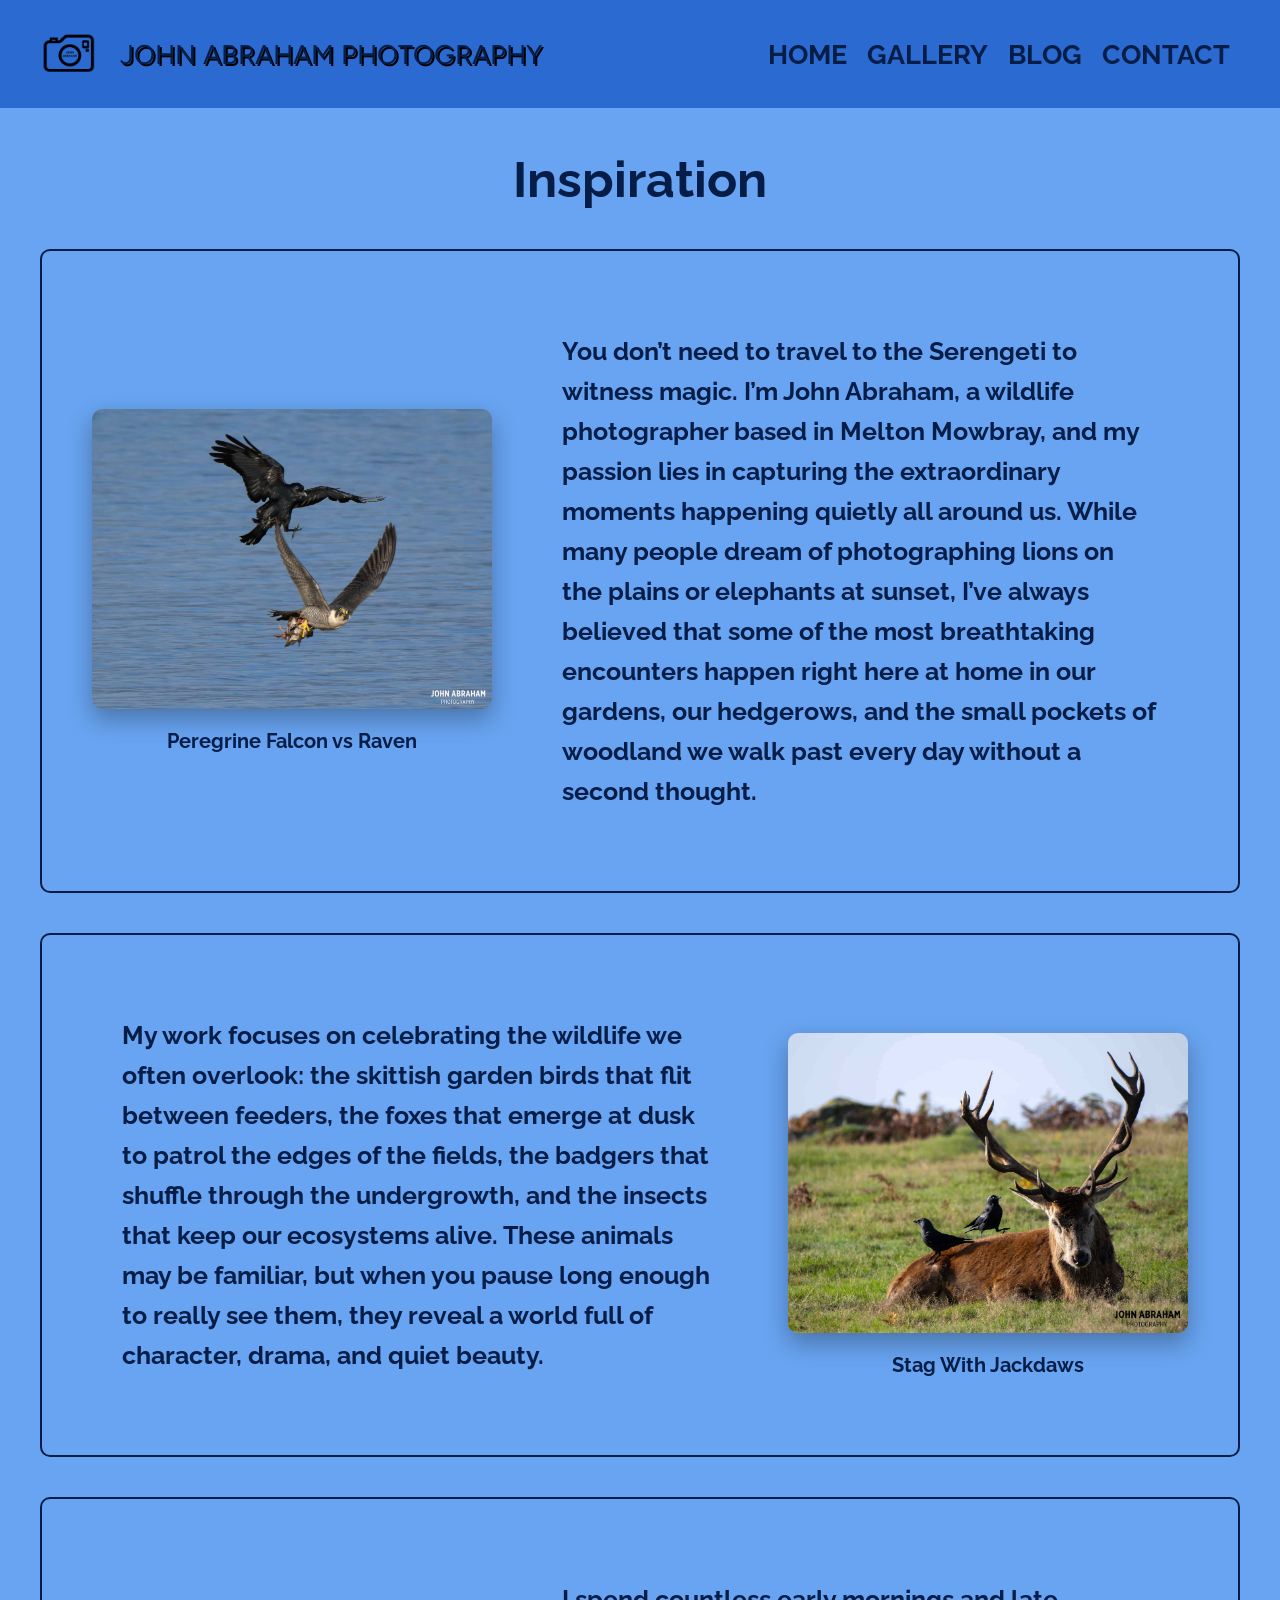
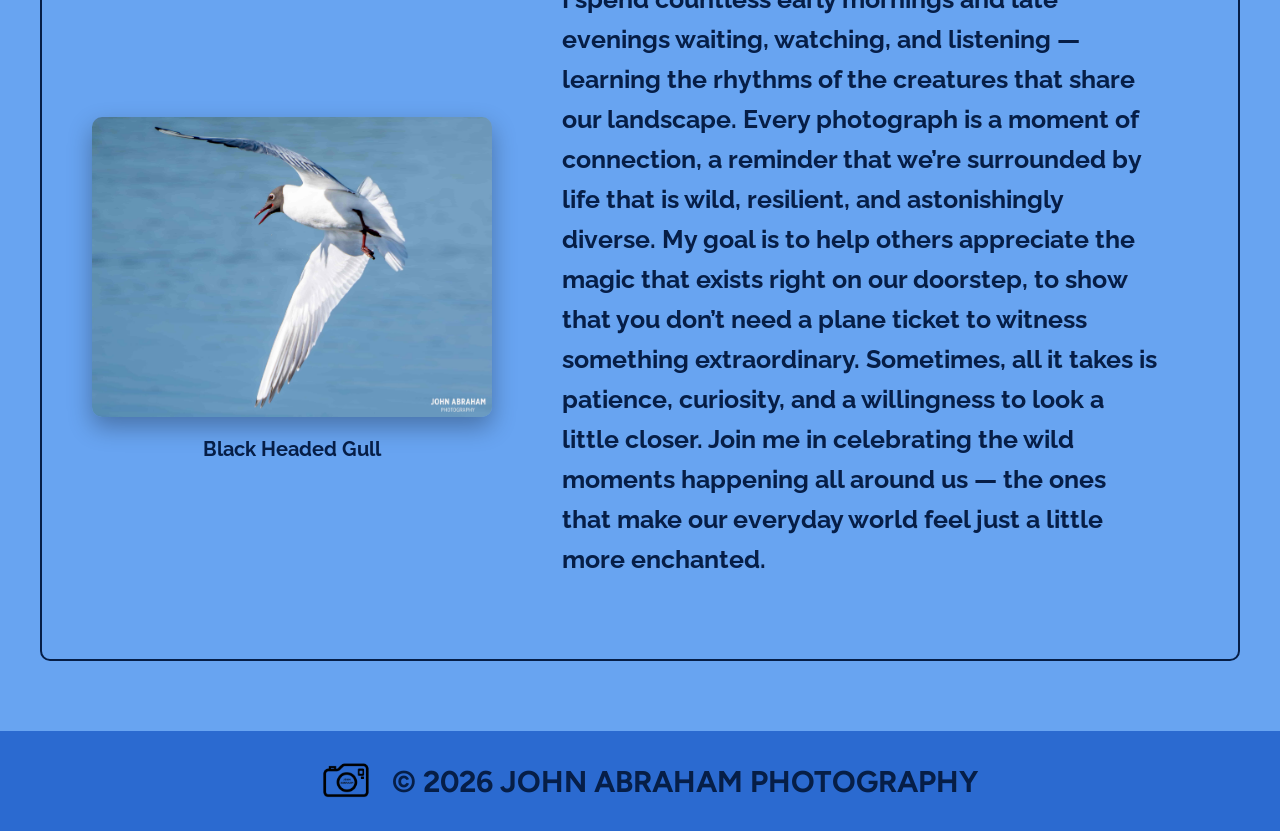
<file: index.html>
<!DOCTYPE html>
<html lang="en">

<head>
    <meta charset="UTF-8">
    <meta name="viewport" content="width=device-width, initial-scale=1.0">
    <link rel="preconnect" href="https://fonts.googleapis.com">
    <link rel="preconnect" href="https://fonts.gstatic.com" crossorigin>
    <link
        href="https://fonts.googleapis.com/css2?family=Figtree:ital,wght@0,300..900;1,300..900&family=Open+Sans:ital,wght@0,300..800;1,300..800&family=Raleway:ital,wght@0,100..900;1,100..900&family=Roboto:ital,wght@0,100..900;1,100..900&display=swap"
        rel="stylesheet">
    <link rel="shortcut icon" href="assets/images/fav.jpg">
    <link rel="stylesheet" href="assets/css/index.css">
    <title>JOHN ABRAHAM PHOTOGRAPHY</title>
</head>

<body>
    <header>

        <div class="logo">
            <img id="logoImage" src="assets/images/logo.png" alt="">
            JOHN ABRAHAM PHOTOGRAPHY
        </div>

        <nav>

            <a href="index.html">HOME</a>
            <a href="gallery.html">GALLERY</a>
            <a href="blog.html">BLOG</a>
            <a href="contact.html">CONTACT</a>

        </nav>
    </header>


    <main id="aboutMe">
        <h1>Inspiration</h1>
        <section id="aboutMe1">

            <figure>
                <img src="assets/images/peregrine.png" alt="A peregrine falcon catching a teal">
                <figcaption>Peregrine Falcon vs Raven</figcaption>
            </figure>

            <p>
                You don’t need to travel to the Serengeti to witness magic. I’m John Abraham, a wildlife
                photographer based in Melton Mowbray, and my passion lies in capturing the extraordinary moments
                happening
                quietly all around us. While many people dream of photographing lions on the plains or elephants at
                sunset,
                I’ve always believed that some of the most breathtaking encounters happen right here at home in our
                gardens,
                our hedgerows, and the small pockets of woodland we walk past every day without a second thought.
            </p>
        </section>
        <section id="aboutMe2">

            <figure>
                <img src="assets/images/stag.png" alt="A stag with jackdaws on its back">
                <figcaption>Stag With Jackdaws</figcaption>
            </figure>
            <p>
                My work focuses on celebrating the wildlife we often overlook: the skittish garden birds that flit
                between
                feeders, the foxes that emerge at dusk to patrol the edges of the fields, the badgers that shuffle
                through
                the undergrowth, and the insects that keep our ecosystems alive. These animals may be familiar, but
                when
                you
                pause long enough to really see them, they reveal a world full of character, drama, and quiet
                beauty.
            </p>

        </section>
        <section id="aboutMe3">
            <figure>
                <img src="assets/images/blackheadedgull.jpg" alt="A black headed gull in flight">
                <figcaption>Black Headed Gull</figcaption>
            </figure>
            <p>
                I spend countless early mornings and late evenings waiting, watching, and listening — learning the
                rhythms
                of the creatures that share our landscape. Every photograph is a moment of connection, a reminder
                that
                we’re
                surrounded by life that is wild, resilient, and astonishingly diverse. My goal is to help others
                appreciate
                the magic that exists right on our doorstep, to show that you don’t need a plane ticket to witness
                something
                extraordinary. Sometimes, all it takes is patience, curiosity, and a willingness to look a little
                closer.
                Join me in celebrating the wild moments happening all around us — the ones that make our everyday
                world
                feel
                just a little more enchanted.
            </p>

        </section>
    </main>
    <footer>
        <img src="assets/images/logo.png" alt="My logo" />
        <span>
            &copy;
            <script>
                document.write(new Date().getFullYear())
            </script>
            JOHN ABRAHAM PHOTOGRAPHY
        </span>
    </footer>


</body>

</html>
</file>
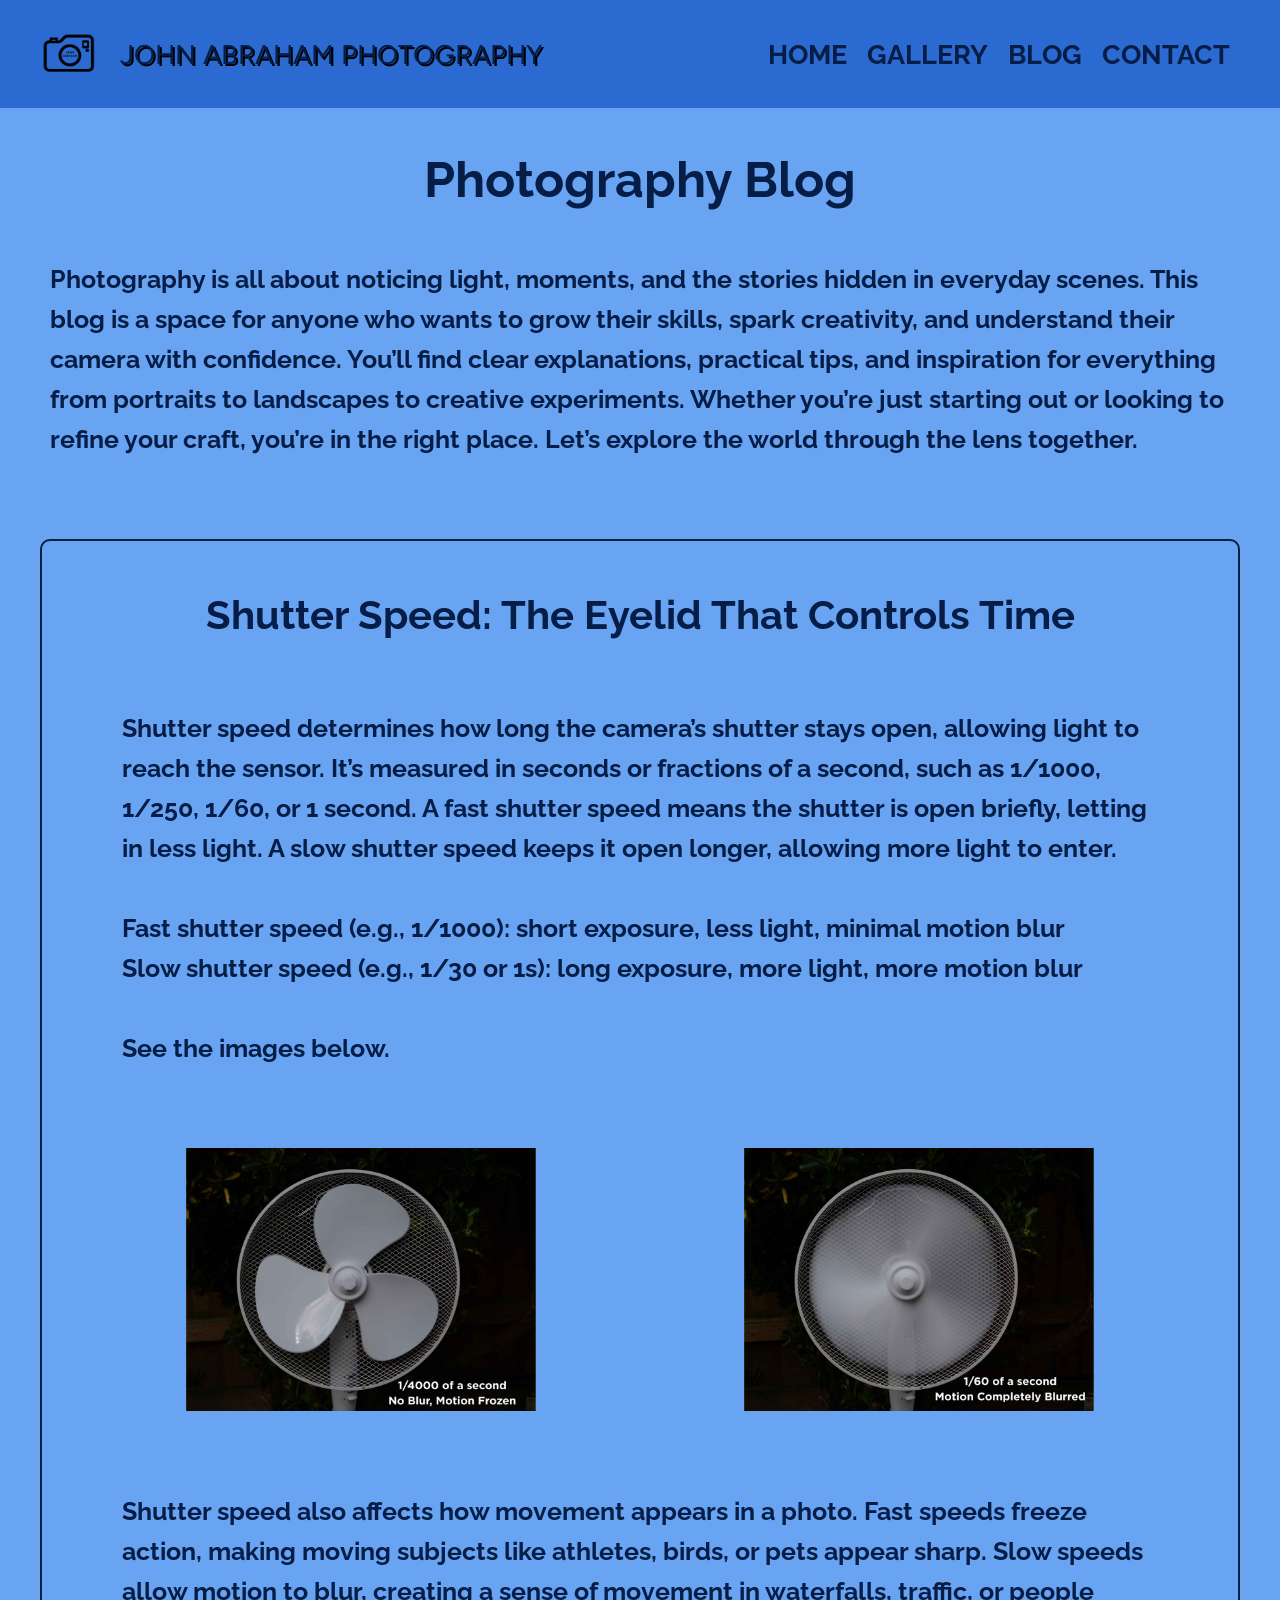
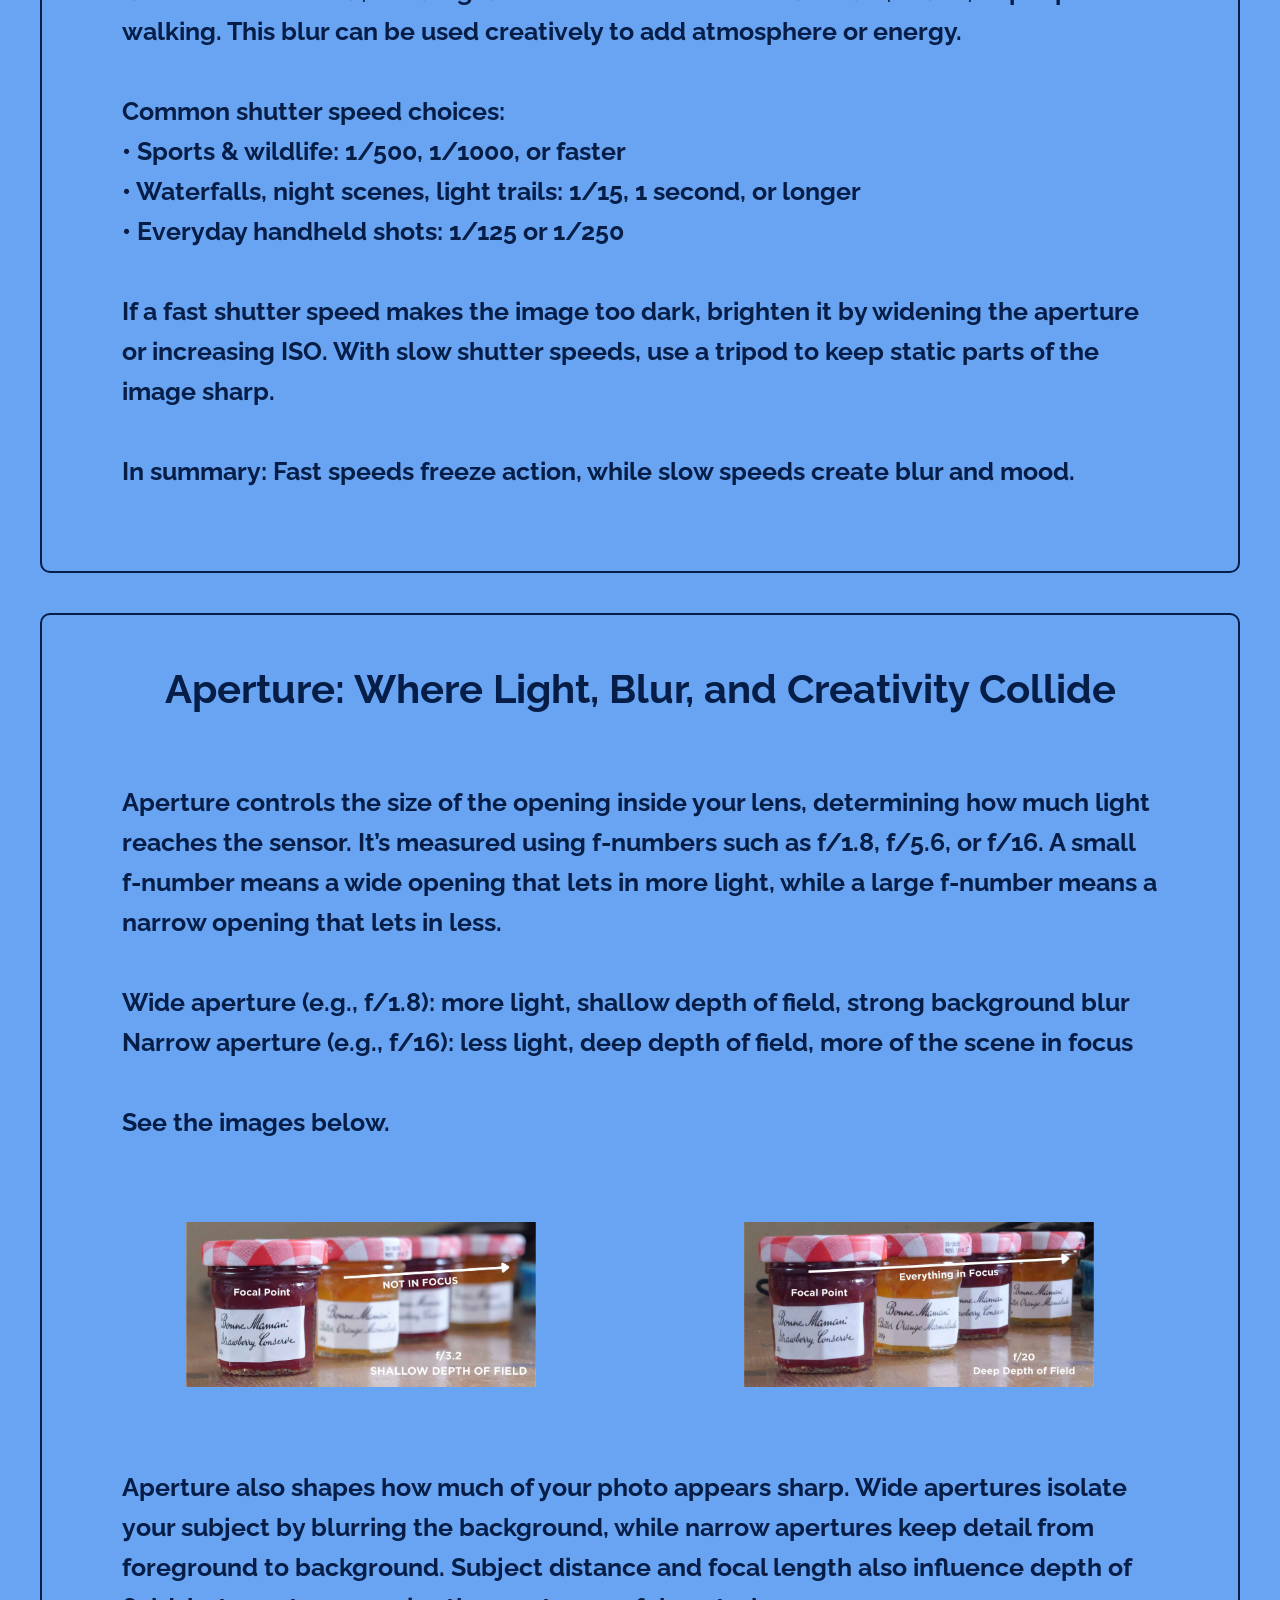
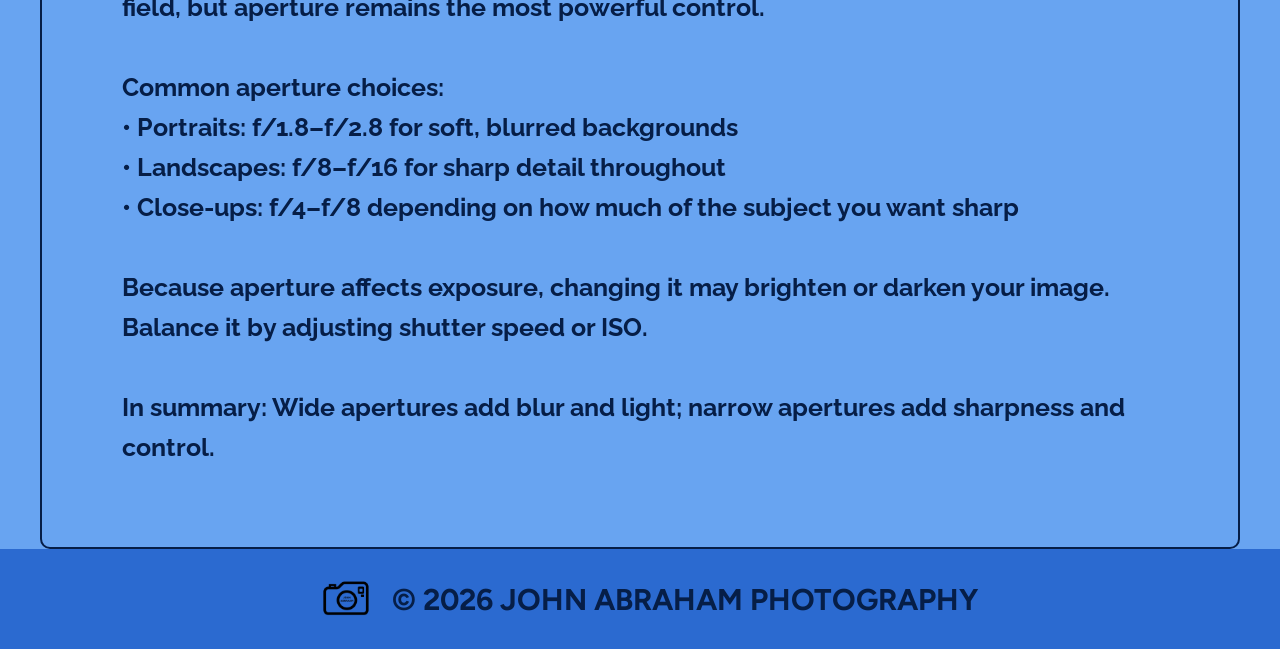
<file: blog.html>
<!DOCTYPE html>
<html lang="en">

<head>
    <meta charset="UTF-8">
    <meta name="viewport" content="width=device-width, initial-scale=1.0">
    <link rel="preconnect" href="https://fonts.googleapis.com">
    <link rel="preconnect" href="https://fonts.gstatic.com" crossorigin>

    <link
        href="https://fonts.googleapis.com/css2?family=Figtree:ital,wght@0,300..900;1,300..900&family=Open+Sans:ital,wght@0,300..800;1,300..800&family=Raleway:ital,wght@0,100..900;1,100..900&family=Roboto:ital,wght@0,100..900;1,100..900&display=swap"
        rel="stylesheet">
    <link rel="shortcut icon" href="assets/images/fav.jpg">
    <link rel="stylesheet" href="assets/css/index.css">
    <title>JOHN ABRAHAM PHOTOGRAPHY</title>
</head>

<body>
    <header>

        <div class="logo">
            <img id="logoImage" src="assets/images/logo.png" alt="">
            JOHN ABRAHAM PHOTOGRAPHY
        </div>

        <nav>
            <a href="index.html">HOME</a>
            <a href="gallery.html">GALLERY</a>
            <a href="blog.html">BLOG</a>
            <a href="contact.html">CONTACT</a>

        </nav>
    </header>

    <main id="blogPage">
        <section id="blog">
            <h1>Photography Blog</h1>
            <p>
                Photography is all about noticing light, moments, and the stories hidden in everyday scenes. This blog
                is a
                space for anyone who wants to grow their skills, spark creativity, and understand their camera with
                confidence. You’ll find clear explanations, practical tips, and inspiration for everything from
                portraits to
                landscapes to creative experiments. Whether you’re just starting out or looking to refine your craft,
                you’re
                in the right place. Let’s explore
                the world through the lens together.
            </p>
        </section>

        <section class="blogArticle">
            <h2>Shutter Speed: The Eyelid That Controls Time</h2>

            <p>
                Shutter speed determines how long the camera’s shutter stays open, allowing light to reach the sensor.
                It’s measured in seconds or fractions of a second, such as 1/1000, 1/250, 1/60, or 1 second.
                A fast shutter speed means the shutter is open briefly, letting in less light.
                A slow shutter speed keeps it open longer, allowing more light to enter.
                <br><br>
                <strong>Fast shutter speed (e.g., 1/1000):</strong> short exposure, less light, minimal motion blur
                <br>
                <strong>Slow shutter speed (e.g., 1/30 or 1s):</strong> long exposure, more light, more motion blur
                <br><br>
                See the images below.
            </p>

            <div class="blogImages">
                <img src="assets/images/frozen.jpg" alt="A fan with motion frozen">
                <img src="assets/images/blur.jpg" alt="A fan with motion blur">
            </div>

            <p>
                Shutter speed also affects how movement appears in a photo. Fast speeds freeze action, making moving
                subjects
                like athletes, birds, or pets appear sharp. Slow speeds allow motion to blur, creating a sense of
                movement
                in
                waterfalls, traffic, or people walking. This blur can be used creatively to add atmosphere or energy.
                <br><br>
                <strong>Common shutter speed choices:</strong><br>
                • Sports & wildlife: 1/500, 1/1000, or faster<br>
                • Waterfalls, night scenes, light trails: 1/15, 1 second, or longer<br>
                • Everyday handheld shots: 1/125 or 1/250<br><br>
                If a fast shutter speed makes the image too dark, brighten it by widening the aperture or increasing
                ISO.
                With slow shutter speeds, use a tripod to keep static parts of the image sharp.
                <br><br>
                <strong>In summary:</strong>
                Fast speeds freeze action, while slow speeds create blur and mood.
            </p>
        </section>

        <section class="blogArticle">
            <h2>Aperture: Where Light, Blur, and Creativity Collide</h2>

            <p>
                Aperture controls the size of the opening inside your lens, determining how much light reaches the
                sensor.
                It’s measured using f‑numbers such as f/1.8, f/5.6, or f/16. A small f‑number means a wide opening that
                lets in
                more light, while a large f‑number means a narrow opening that lets in less.
                <br><br>
                <strong>Wide aperture (e.g., f/1.8):</strong> more light, shallow depth of field, strong background
                blur<br>
                <strong>Narrow aperture (e.g., f/16):</strong> less light, deep depth of field, more of the scene in
                focus
                <br><br>
                See the images below.
            </p>

            <div class="blogImages">
                <img src="assets/images/narrow.jpg" alt="Image showing a narrow depth of field">
                <img src="assets/images/wide.jpg" alt="Image showing a wide depth of field">
            </div>

            <p>
                Aperture also shapes how much of your photo appears sharp. Wide apertures isolate your subject by
                blurring the
                background, while narrow apertures keep detail from foreground to background. Subject distance and focal
                length
                also influence depth of field, but aperture remains the most powerful control.
                <br><br>
                <strong>Common aperture choices:</strong><br>
                • Portraits: f/1.8–f/2.8 for soft, blurred backgrounds<br>
                • Landscapes: f/8–f/16 for sharp detail throughout<br>
                • Close‑ups: f/4–f/8 depending on how much of the subject you want sharp
                <br><br>
                Because aperture affects exposure, changing it may brighten or darken your image. Balance it by
                adjusting
                shutter speed or ISO.
                <br><br>
                <strong>In summary:</strong>
                Wide apertures add blur and light; narrow apertures add sharpness and control.
            </p>
        </section>

    </main>

    <footer>
        <img src="assets/images/logo.png" alt="My logo" />
        <span>
            &copy;
            <script>
                document.write(new Date().getFullYear())
            </script>
            JOHN ABRAHAM PHOTOGRAPHY
        </span>
    </footer>


</body>

</html>
</file>
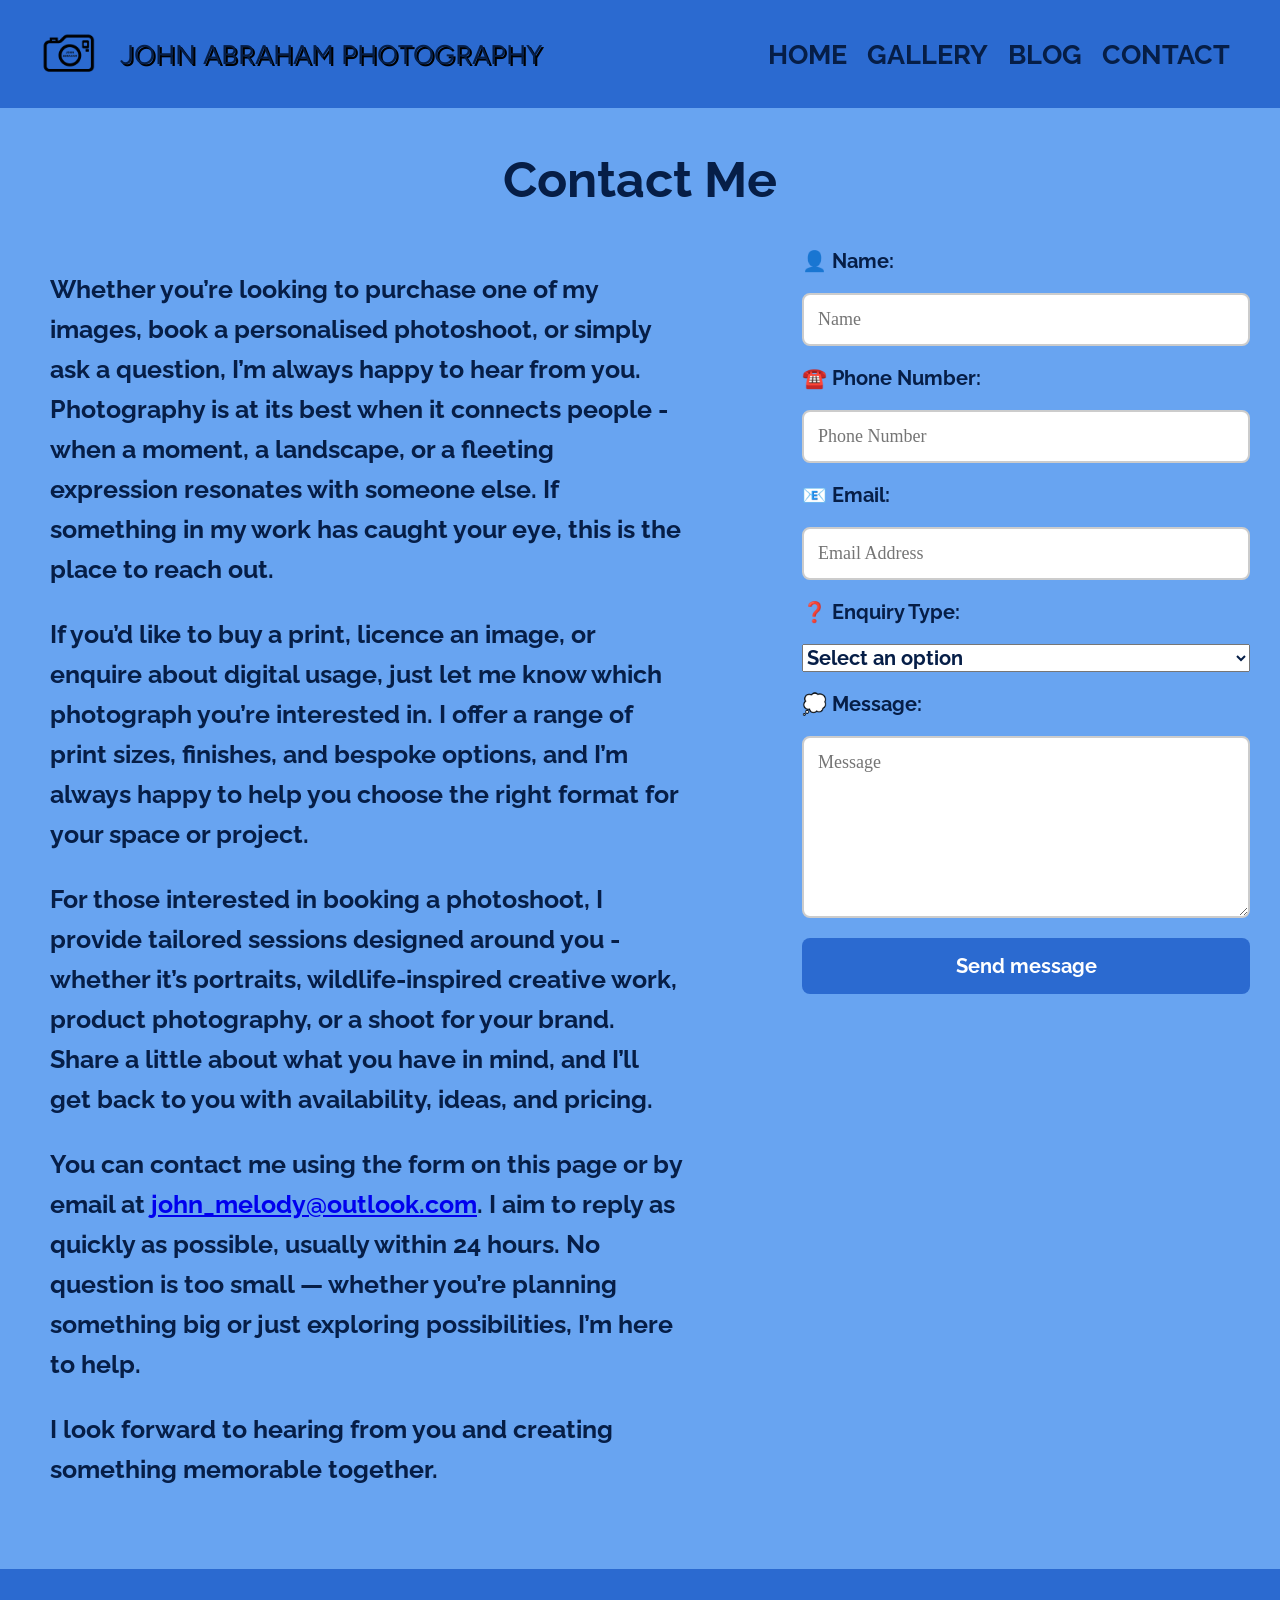
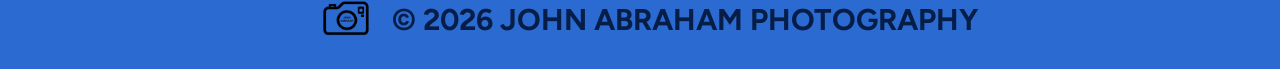
<file: contact.html>
<!DOCTYPE html>
<html lang="en">

<head>
    <meta charset="UTF-8">
    <meta name="viewport" content="width=device-width, initial-scale=1.0">
    <link rel="preconnect" href="https://fonts.googleapis.com">
    <link rel="preconnect" href="https://fonts.gstatic.com" crossorigin>
    <link
        href="https://fonts.googleapis.com/css2?family=Figtree:ital,wght@0,300..900;1,300..900&family=Open+Sans:ital,wght@0,300..800;1,300..800&family=Raleway:ital,wght@0,100..900;1,100..900&family=Roboto:ital,wght@0,100..900;1,100..900&display=swap"
        rel="stylesheet">
    <link rel="shortcut icon" href="assets/images/fav.jpg">
    <link rel="stylesheet" href="assets/css/index.css">
    <title>CONTACT US</title>
</head>

<body>
    <header>

        <div class="logo">
            <img id="logoImage" src="assets/images/logo.png" alt="">
            JOHN ABRAHAM PHOTOGRAPHY
        </div>

        <nav>
            <a href="index.html">HOME</a>
            <a href="gallery.html">GALLERY</a>
            <a href="blog.html">BLOG</a>
            <a href="contact.html">CONTACT</a>

        </nav>
    </header>

    <main id="form">
        <h1>Contact Me</h1>
        <section class="contactContainer">

            <div class="contactText">


                <p>
                    Whether you’re looking to purchase one of my images, book a personalised photoshoot, or simply ask a
                    question, I’m always happy to hear from you. Photography is at its best when it connects people -
                    when a
                    moment, a landscape, or a fleeting expression resonates with someone else. If something in my work
                    has
                    caught your eye, this is the place to reach out.

                </p>
                <p>
                    If you’d like to buy a print, licence an image, or enquire about digital usage, just let me know
                    which
                    photograph you’re interested in. I offer a range of print sizes, finishes, and bespoke options, and
                    I’m
                    always happy to help you choose the right format for your space or project.
                </p>
                <p>
                    For those interested in booking a photoshoot, I provide tailored sessions designed around you -
                    whether
                    it’s portraits, wildlife‑inspired creative work, product photography, or a shoot for your brand.
                    Share a
                    little about what you have in mind, and I’ll get back to you with availability, ideas, and pricing.
                </p>
                <p>
                    You can contact me using the form on this page or by email at
                    <a href="mailto:john_melody@outlook.com">john_melody@outlook.com</a>. I aim to reply as quickly as
                    possible, usually within 24 hours. No question is too small — whether you’re planning something big
                    or
                    just exploring possibilities, I’m here to help.
                </p>
                <p>
                    I look forward to hearing from you and creating something memorable together.
                </p>
            </div>

            <form class="contactForm">
                <label for="name">Name:</label>
                <input type="text" id="name" placeholder="Name">

                <label for="number">Phone Number:</label>
                <input type="tel" id="number" placeholder="Phone Number">

                <label for="email">Email:</label>
                <input type="email" id="email" placeholder="Email Address">

                <label for="enquiry">Enquiry Type:</label>
                <select id="enquiry">
                    <option value="" disabled selected>Select an option</option>
                    <option value="buy-image">Buy an Image</option>
                    <option value="book-shoot">Book a Photoshoot</option>
                    <option value="general">General Question</option>
                </select>

                <label for="message">Message:</label>
                <textarea id="message" placeholder="Message"></textarea>

                <button type="submit">Send message</button>
            </form>

        </section>
    </main>

    <footer>
        <img src="assets/images/logo.png" alt="My logo" />
        <span>
            &copy;
            <script>
                document.write(new Date().getFullYear())
            </script>
            JOHN ABRAHAM PHOTOGRAPHY
        </span>
    </footer>


</body>

</html>
</file>
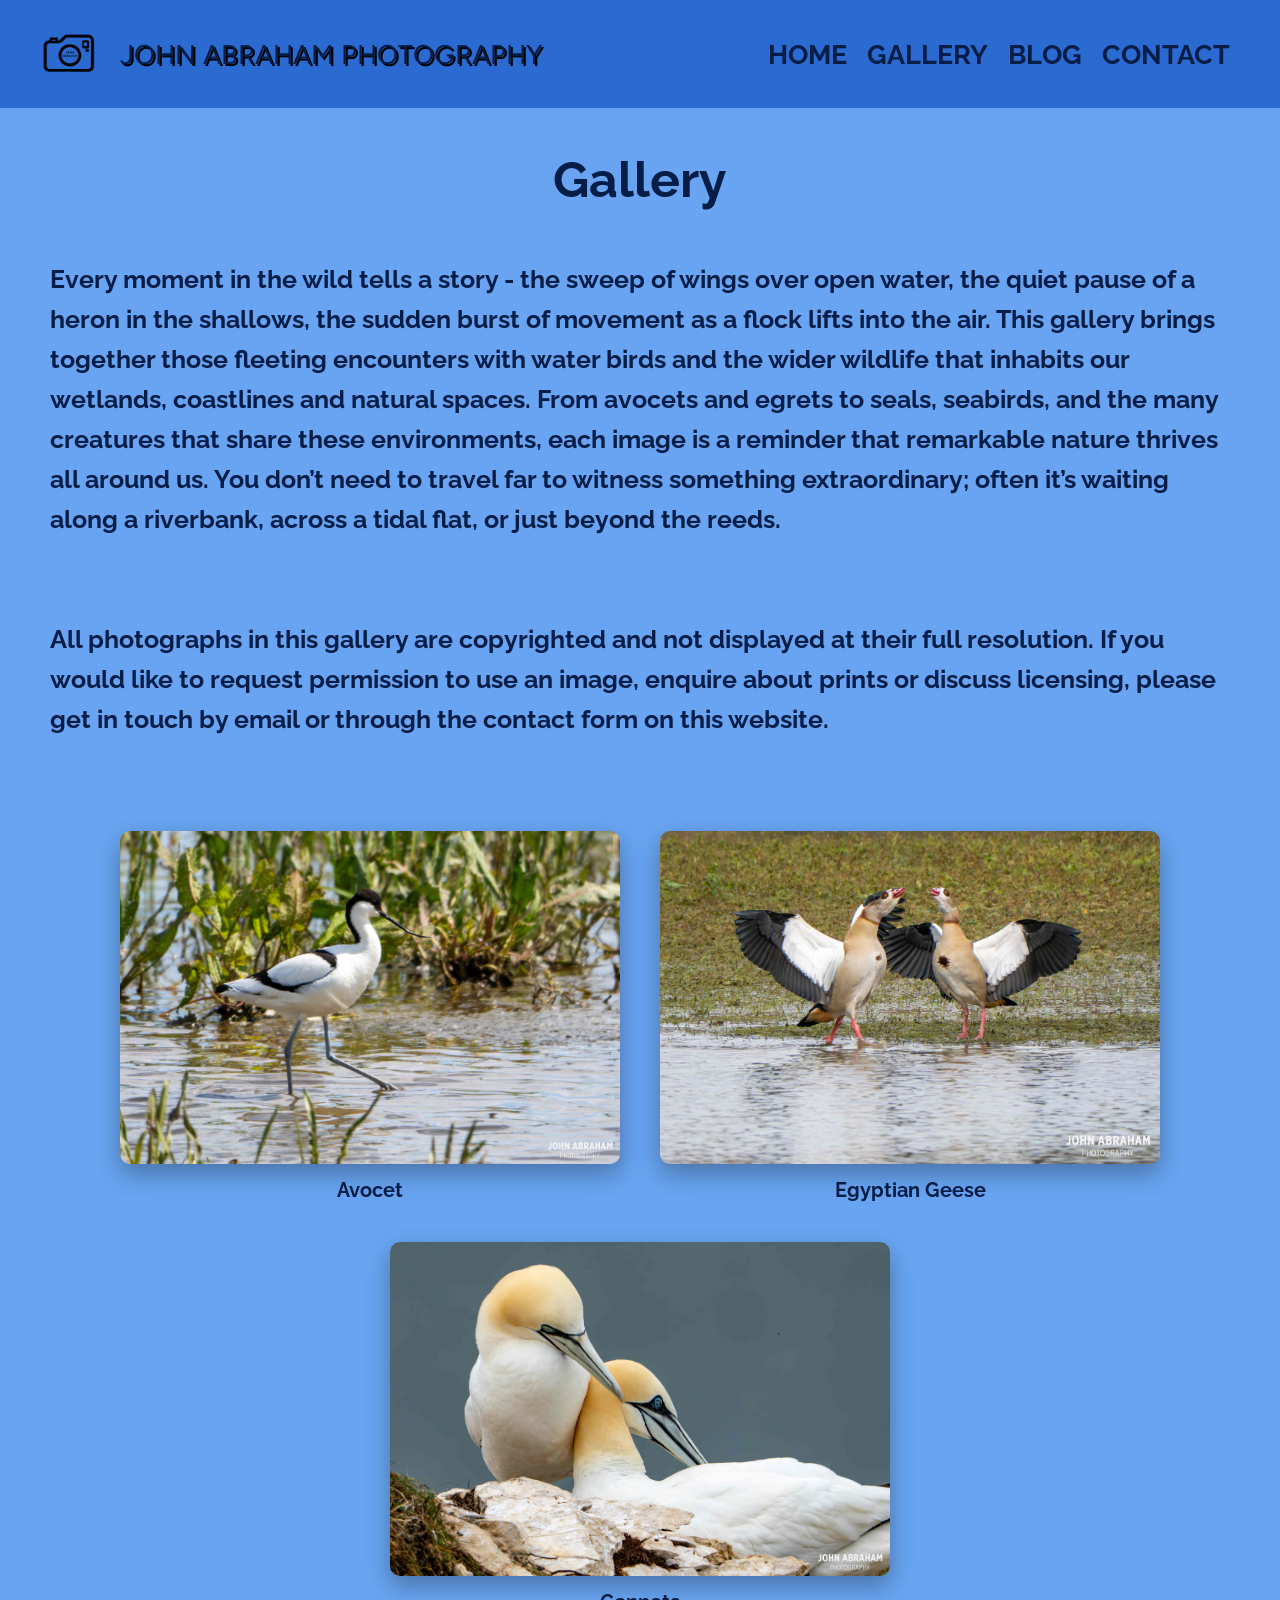
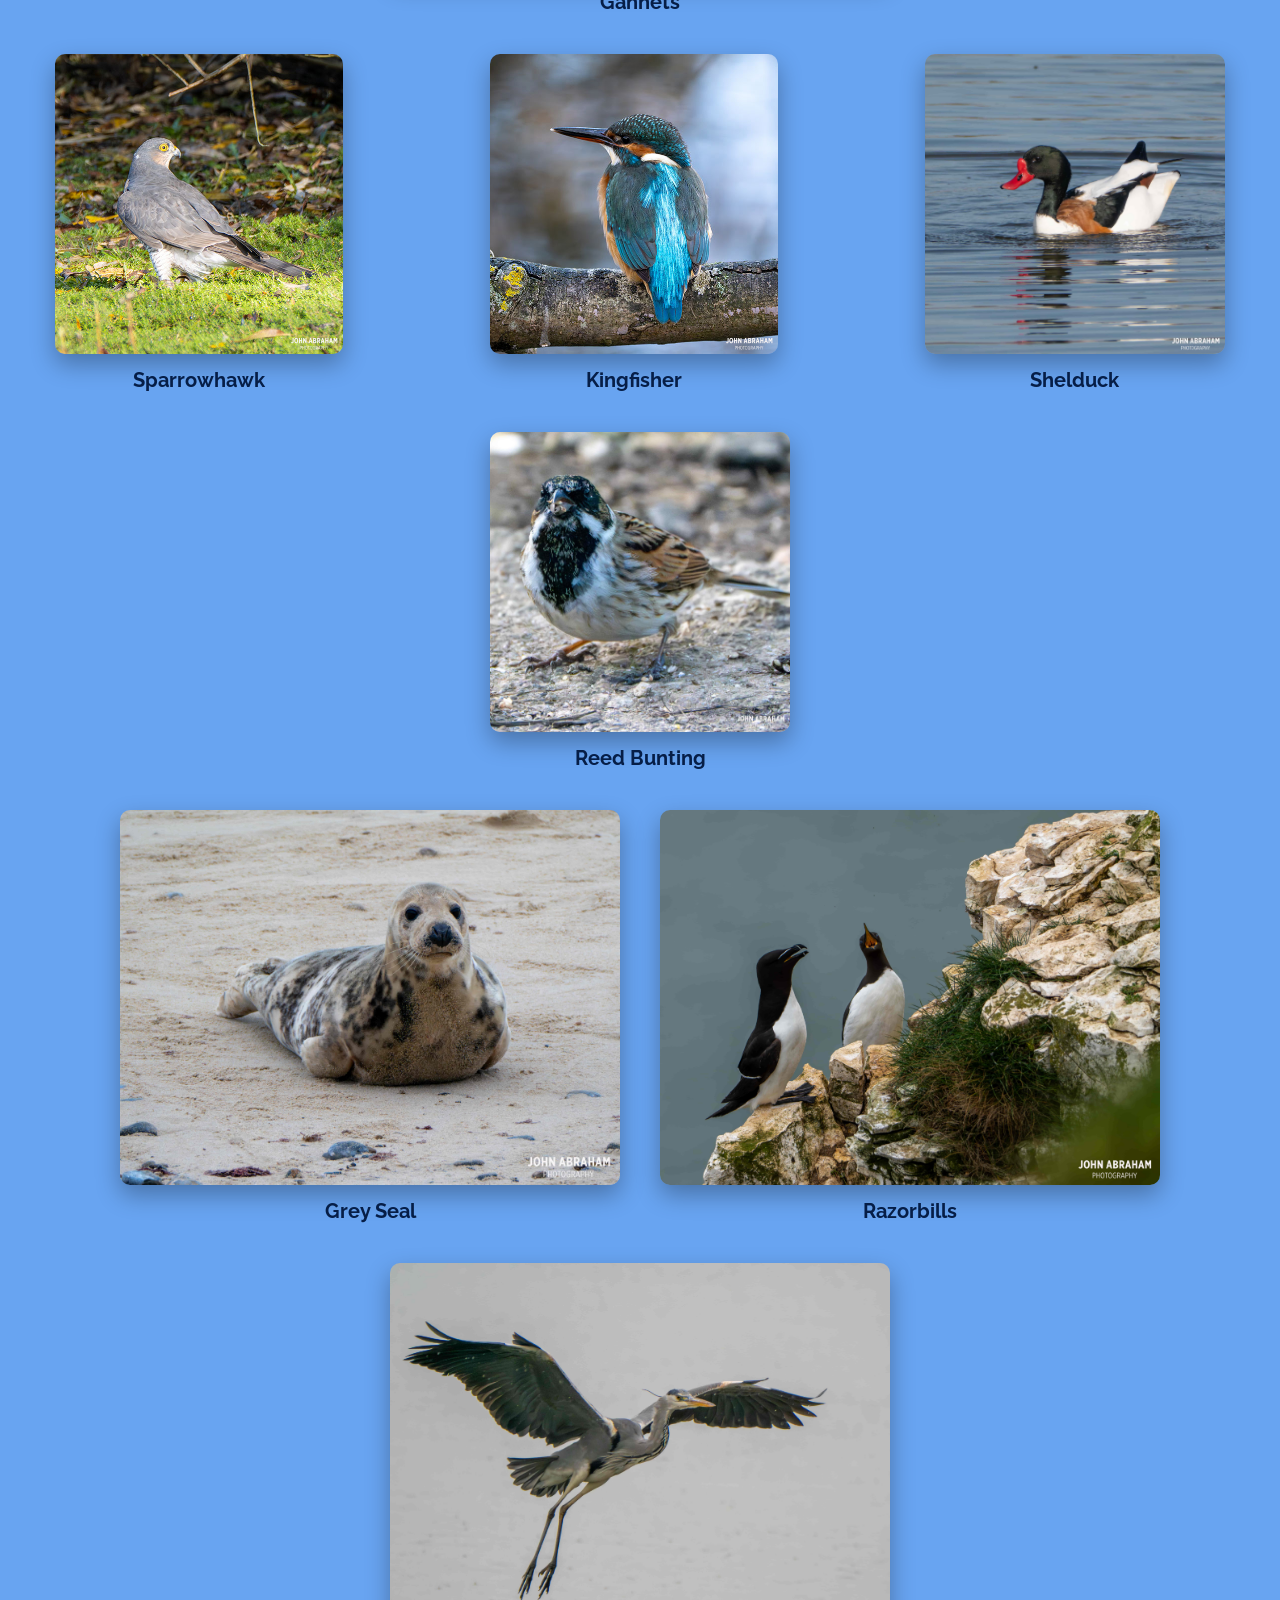
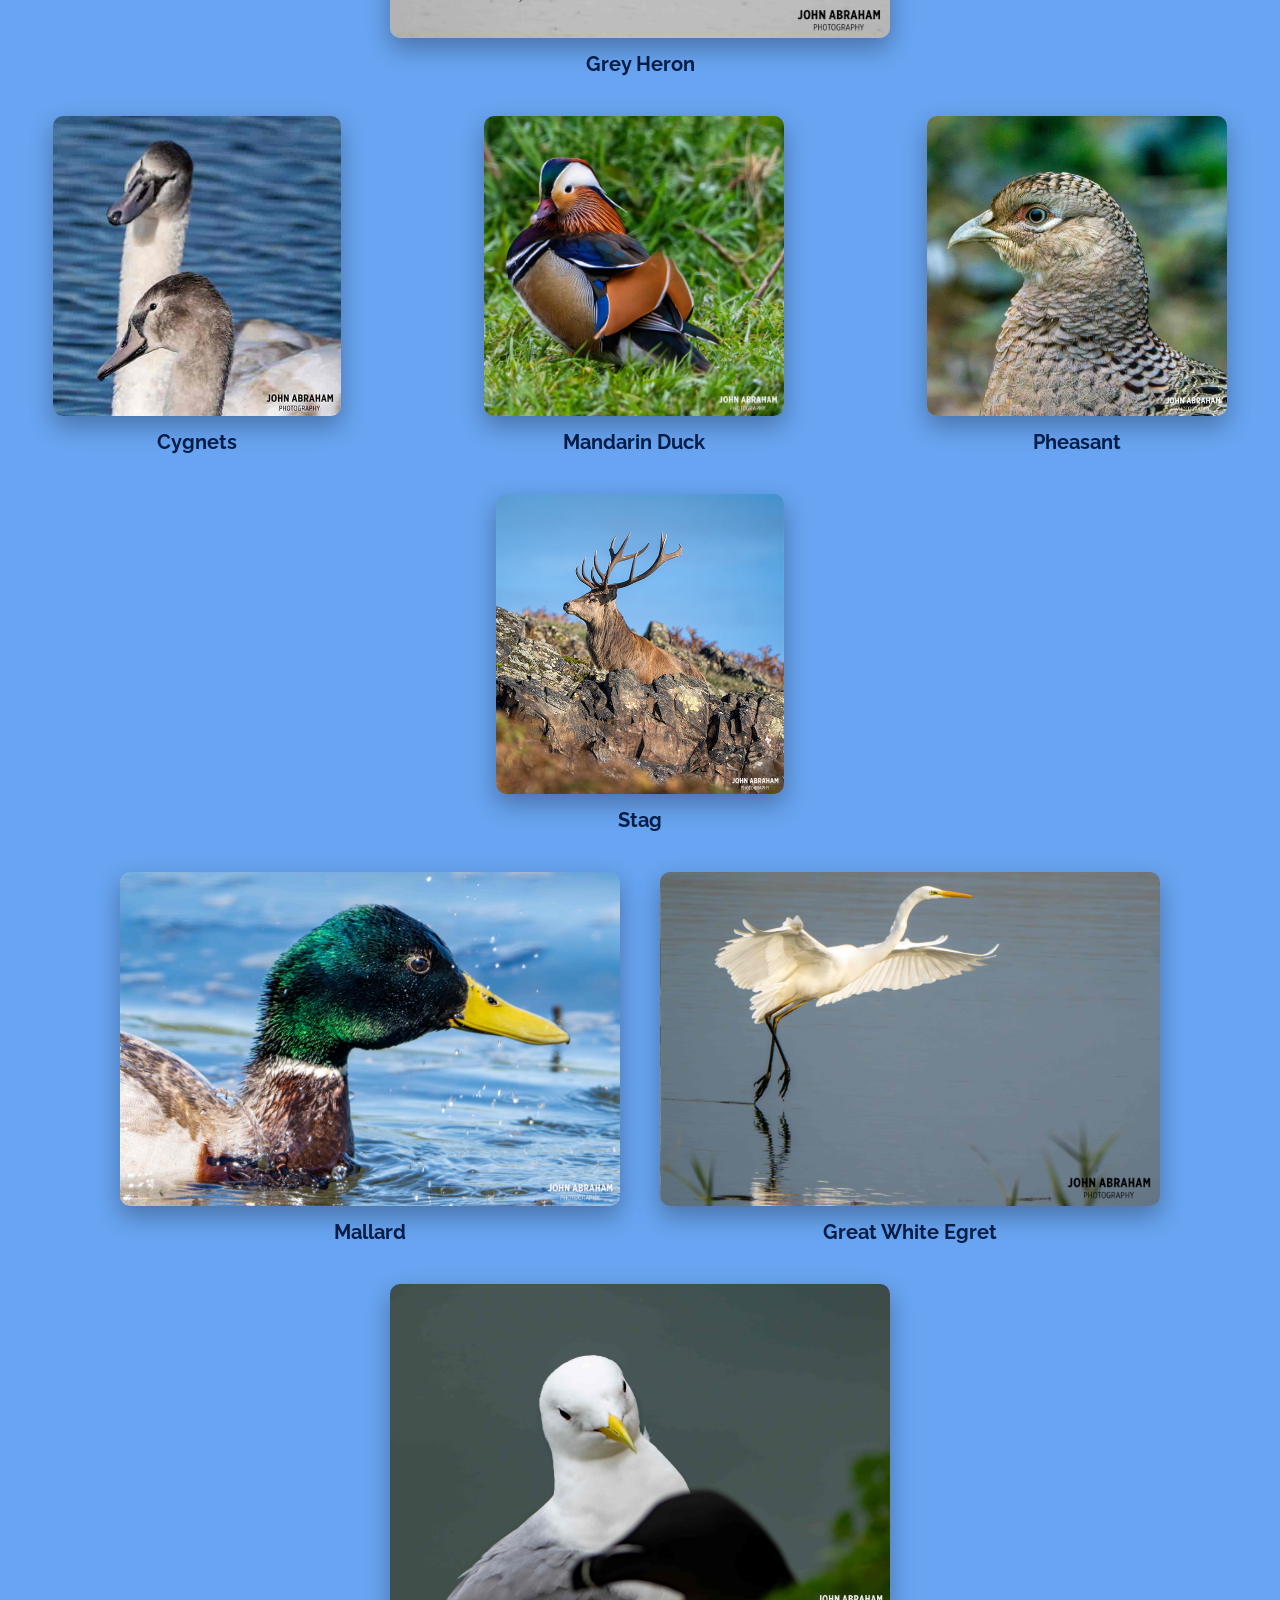
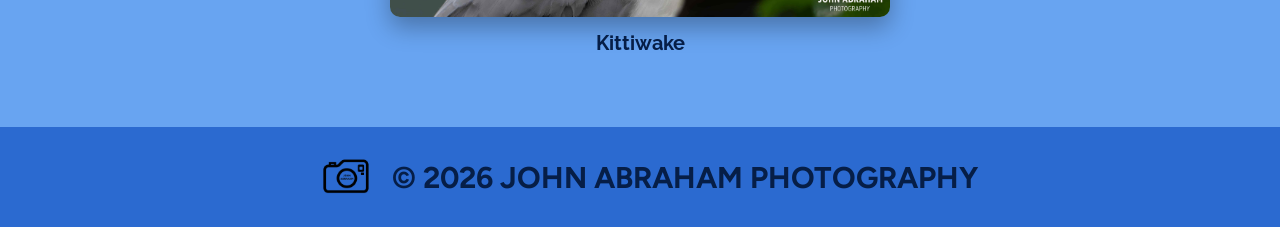
<file: gallery.html>
<!DOCTYPE html>
<html lang="en">

<head>
    <meta charset="UTF-8">
    <meta name="viewport" content="width=device-width, initial-scale=1.0">
    <link rel="preconnect" href="https://fonts.googleapis.com">
    <link rel="preconnect" href="https://fonts.gstatic.com" crossorigin>
    <link
        href="https://fonts.googleapis.com/css2?family=Figtree:ital,wght@0,300..900;1,300..900&family=Open+Sans:ital,wght@0,300..800;1,300..800&family=Raleway:ital,wght@0,100..900;1,100..900&family=Roboto:ital,wght@0,100..900;1,100..900&display=swap"
        rel="stylesheet">
    <link rel="shortcut icon" href="assets/images/fav.jpg">
    <link rel="stylesheet" href="assets/css/index.css">
    <title>JOHN ABRAHAM PHOTOGRAPHY</title>
</head>

<body>
    <header>

        <div class="logo">
            <img id="logoImage" src="assets/images/logo.png" alt="">
            JOHN ABRAHAM PHOTOGRAPHY
        </div>

        <nav>
            <a href="index.html">HOME</a>
            <a href="gallery.html">GALLERY</a>
            <a href="blog.html">BLOG</a>
            <a href="contact.html">CONTACT</a>

        </nav>
    </header>
    <main id="galleryText">
        <h1>Gallery</h1>
        <p>
            Every moment in the wild tells a story - the sweep of wings over open water, the quiet pause of a heron in
            the shallows, the sudden burst of movement as a flock lifts into the air. This gallery brings together those
            fleeting encounters with water birds and the wider wildlife that inhabits our wetlands, coastlines and
            natural spaces. From avocets and egrets to seals, seabirds, and the many creatures that share these
            environments, each image is a reminder that remarkable nature thrives all around us. You don’t need to
            travel far to witness something extraordinary; often it’s waiting along a riverbank, across a tidal flat, or
            just beyond the reeds.
        </p>
        <p>
            All photographs in this gallery are copyrighted and not displayed at their full resolution. If you would
            like to request permission to use an
            image, enquire about prints or discuss licensing, please get in touch by email or through the contact form
            on this website.
        </p>
        <div id="mainGallery">
            <div class="galleryImages">

                <figure>
                    <img class="one" src="assets/images/avocet.jpg" alt="An acocet">
                    <figcaption>Avocet</figcaption>
                </figure>

                <figure>
                    <img class="two" src="assets/images/Egyptian.png" alt="Egyptian geese">
                    <figcaption>Egyptian Geese</figcaption>
                </figure>

                <figure>
                    <img class="three" src="assets/images/gannets.jpg" alt="Gannets">
                    <figcaption>Gannets</figcaption>
                </figure>

            </div>

            <div class="galleryImages2">

                <figure>
                    <img class="four" src="assets/images/sparrowhawk.png" alt="sparrowhawk">
                    <figcaption>Sparrowhawk</figcaption>
                </figure>

                <figure>
                    <img class="five" src="assets/images/kingfisher.png" alt="kingfisher">
                    <figcaption>Kingfisher</figcaption>
                </figure>

                <figure>
                    <img class="six" src="assets/images/shelduck.jpg" alt="Shelduck">
                    <figcaption>Shelduck</figcaption>
                </figure>

                <figure>
                    <img class="seven" src="assets/images/reedbunting.jpg" alt="Reed Bunting">
                    <figcaption>Reed Bunting</figcaption>
                </figure>

            </div>

            <div class="galleryImages">

                <figure>
                    <img class="one" src="assets/images/greyseal.jpg" alt="Grey Seal">
                    <figcaption>Grey Seal</figcaption>
                </figure>

                <figure>
                    <img class="two" src="assets/images/razor.png" alt="Razorbills">
                    <figcaption>Razorbills</figcaption>
                </figure>

                <figure>
                    <img class="three" src="assets/images/greyheron.jpg" alt="Grey heron">
                    <figcaption>Grey Heron</figcaption>
                </figure>
            </div>

            <div class="galleryImages2">

                <figure>
                    <img class="four" src="assets/images/cygnets.jpg" alt="Cygnets">
                    <figcaption>Cygnets</figcaption>
                </figure>

                <figure>
                    <img class="five" src="assets/images/mandarin.jpg" alt="Mandarin Duck">
                    <figcaption>Mandarin Duck</figcaption>
                </figure>

                <figure>
                    <img class="six" src="assets/images/pheasant.jpg" alt="Pheasant">
                    <figcaption>Pheasant</figcaption>
                </figure>

                <figure>
                    <img class="seven" src="assets/images/stag2.jpg" alt="Stag">
                    <figcaption>Stag</figcaption>
                </figure>

            </div>

            <div class="galleryImages">

                <figure>
                    <img class="one" src="assets/images/mallard.jpg" alt="mallard">
                    <figcaption>Mallard</figcaption>
                </figure>

                <figure>
                    <img class="two" src="assets/images/wegret.png" alt="Great white egret">
                    <figcaption>Great White Egret</figcaption>
                </figure>
                <figure>
                    <img class="three" src="assets/images/kittiwake.jpg" alt="Kittewake">
                    <figcaption>Kittiwake</figcaption>
                </figure>

            </div>

        </div>
    </main>

    <footer>
        <img src="assets/images/logo.png" alt="My logo" />
        <span>
            &copy;
            <script>
                document.write(new Date().getFullYear())
            </script>
            JOHN ABRAHAM PHOTOGRAPHY
        </span>
    </footer>


</body>

</html>
</file>
<file: assets/css/index.css>
* {
    margin: 0;
    padding: 0;
}

/*VARIABLES ADDED*/
:root {
    --bg-color: #68a4f1;
    --text-color: #061e47;
    --alt-color: #2b6ad0;
    --font-main: "Raleway", sans-serif;
    --font-other: "Figtree", 'Times New Roman', Times, serif;
}

/* HEADER*/

header {
    position: fixed;
    display: flex;
    align-items: center;
    justify-content: space-between;
    width: 100%;
    height: 12vh;
    min-height: 70px;
    /*background-color: #2b6ad0; VAR ADDED */
    background-color: var(--alt-color);
    z-index: 999;
}




header a {
    text-decoration: none;
}

.logo {
    display: flex;
    align-items: center;
    align-content: center;
    /* font-family: "Figtree", 'Times New Roman', Times, serif;  VAR ADDEDE*/
    font-family: var(--font-other);
    font-size: 3vh;
    /*color: #061e47; VAR ADDED*/
    color: var(--text-color);
    text-shadow: 2px 2px black;
    transition: .3s;
    padding-left: 20px;
}

#logoImage {
    height: 100px;
    width: auto;
    display: block;
}

.logo:hover {
    transform: translate(10px);
    color: #94c4cb;
}


nav {

    top: 0;
    right: 0;
    padding: 20px 50px;
    display: flex;
    justify-content: flex-end;
    gap: 20px;

}

nav a {
    /* font-family: "Raleway", 'Times New Roman', Times, serif; VAR ADDED */
    font-family: var(--font-main);
    /*color: #061e47; VAR ADDED */
    color: var(--text-color);
    font-size: 3vh;
    font-weight: bold;
    transition: .3s;
}


nav a:hover {
    color: #94c4cb;
    transform: scale(1.2);
}




/* CODE FOR MULTIPLE PAGES */
#aboutMe,
#blog,
#form,
#galleryText,
.blogArticle {
    display: block;
    /*background-color: #68a4f1; VAR ADDED*/
    background-color: var(--bg-color);
    padding: 150px 0 30px 0;
    margin: 0;

}

#aboutMe h1,
#blog h1,
#form h1,
#galleryText h1,
.blogArticle h1 {
    /* font-family: "Raleway", 'Times New Roman', Times, serif; VAR ADDED */
    font-family: var(--font-main);
    font-size: 50px;
    font-weight: bold;
    text-align: center;
    padding-top: 0;
    margin-top: 0;
    /*color: #061e47; VAR ADDED */
    color: var(--text-color);
}




#aboutMe p,
#blog p,
#galleryText p,
.blogArticle p,
.contactText p {
    /* font-family: "Raleway", 'Times New Roman', Times, serif; VAR ADDED*/
    font-family: var(--font-main);
    font-size: 25px;
    font-weight: bold;
    padding: 30px;
    line-height: 1.6;
    /*color: #061e47; VAR ADDED */
    color: var(--text-color);
    margin: 20px;

}

/* ABOUT ME SECTION */




#aboutMe img {
    display: block;
    height: 300px;
    width: auto;
    border-radius: 10px;
    margin: 20px;
    box-shadow: 0 10px 25px rgba(0, 0, 0, 0.3);
}


#aboutMe1,
#aboutMe2,
#aboutMe3 {
    display: flex;
    align-items: center;
    margin: 40px auto;
    max-width: 1200px;
    margin: 40px auto;
    box-sizing: border-box;
    /* border: 2px solid #061e47; VAR ADDED */
    border: 2px solid var(--text-color);
    border-radius: 10px;
    padding: 30px;
}



#aboutMe2 {
    flex-direction: row-reverse;
}


figure {
    text-align: center;
}

figcaption {
    /* font-family: "Raleway", 'Times New Roman', Times, serif; VAR ADDED */
    font-family: var(--font-main);
    font-size: 20px;
    margin-top: 10px;
    /*color: #061e47; VAR ADDED*/
    color: var(--text-color);
    font-weight: bold;
}


/* BLOG THE CONTENT OF THIS BLOG IS MY OWN WORK AND IT IS USED ON A CAMERA CLUB WEBSITE WHERE I AM WEBMASTER MELTON MOWBRAY PHOTOGRAPHIC SOCIETY*/

#blog {
    width: 100%;
    max-width: none;
    margin: 0;

}

#blogPage {
    background-color: var(--bg-color);
}

.blogArticle {

    display: flex;
    flex-wrap: wrap;
    justify-content: center;
    align-items: center;
    gap: 20px;
    width: 100%;
    margin-bottom: 20px;
    /* border: 2px solid #061e47; VAR ADDED     */
    border: 2px solid var(--text-color);
    border-radius: 10px;
    padding: 30px;
    gap: 10px;
}

.blogArticle {
    width: 100%;
    max-width: 1200px;
    margin: 0 auto;
    box-sizing: border-box;
    padding: 30px;
    border: 2px solid var(--text-color);
    border-radius: 10px;
}

.blogArticle h2 {
    /* font-family: "Raleway", 'Times New Roman', Times, serif; VAR ADDED */
    font-family: var(--font-main);
    font-size: 40px;
    text-align: center;
    /*color: #061e47; VAR ADDED */
    color: var(--text-color);
    font-weight: bolder;
    margin: 10px;
    padding-top: 10px;
}


/*THIS ONLY STYLES THE SECOND BLOG ARTICLE CREATING A GAP BETWEEN*/
.blogArticle+.blogArticle {
    margin-top: 40px;
}


.blogImages {
    display: flex;
    justify-content: space-around;
    flex-wrap: wrap;
    gap: 20px;

    margin: 20px;
}


.blogImages img {
    height: auto;
    width: min(90%, 350px);
}


/* GALLERY*/
.galleryImages {
    display: flex;
    justify-content: center;
    /* keeps rows centred */
    gap: 40px;
    /* cleaner spacing between images */
    flex-wrap: wrap;
    margin: 40px 0;
}

.galleryImages2 {
    display: flex;
    justify-content: space-around;
    /* keeps rows centred */
    gap: 40px;
    /* cleaner spacing between images */
    flex-wrap: wrap;
    margin: 40px 0;
}


#mainGallery {
    max-width: 1800px;
    margin: 0 auto;
    padding: 2px;
}



.galleryImages img {
    /*  width: 500px;
    height: 300px;*/
    width: min(90vw, 500px);

    height: auto;
    border-radius: 10px;
    box-shadow: 0 10px 25px rgba(0, 0, 0, 0.3);
}

.galleryImages2 img {
    width: auto;
    height: 300px;

    border-radius: 10px;
    box-shadow: 0 10px 25px rgba(0, 0, 0, 0.3);
}

/* ORIGINAL GALLERY FORMAT
    
    .galleryImages img:hover {
        transform: scale(1.5);
        transition: transform 0.4s ease;
        cursor: pointer;
    }



    .galleryImages2 img:hover {
        transform: scale(1.5);
        transition: transform 0.4s ease;
        cursor: pointer;
    }


    .galleryImages img:active,
    .galleryImages2 img:active {
        transform: scale(4);
        transition: transform 0.4s ease;
        cursor: pointer;
    }


    .galleryImages2 img:active {
        transform: scale(5);
        transition: transform 0.4s ease;
        cursor: pointer;
    }
*/

.one:hover {
    transform: scale(1.5) translate(25%, 10%);
    transition: transform 0.4s ease;
    cursor: pointer;
}

.one:active {
    transform: scale(4) translate(25%, 10%);
    transition: transform 0.4s ease;
    cursor: pointer;
}

.two:hover {
    transform: scale(1.5);
    transition: transform 0.4s ease;
    cursor: pointer;
}

.two:active {
    transform: scale(4);
    transition: transform 0.4s ease;
    cursor: pointer;
}

.three:hover {
    transform: scale(1.5) translate(-25%, -10%);
    transition: transform 0.4s ease;
    cursor: pointer;
}

.three:active {
    transform: scale(4) translate(-25%, -10%);
    transition: transform 0.4s ease;
    cursor: pointer;
}

.four:hover {
    transform: scale(1.75) translate(25%, 10%);
    transition: transform 0.4s ease;
    cursor: pointer;
}

.four:active {
    transform: scale(4) translate(25%, 10%);
    transition: transform 0.4s ease;
    cursor: pointer;
}

.five:hover {
    transform: scale(1.75) translate(20%, 10%);
    transition: transform 0.4s ease;
    cursor: pointer;
}

.five:active {
    transform: scale(4) translate(25%, 10%);
    transition: transform 0.4s ease;
    cursor: pointer;
}

.six:hover {
    transform: scale(1.75) translate(-20%, -10%);
    transition: transform 0.4s ease;
    cursor: pointer;
}

.six:active {
    transform: scale(4) translate(-25%, -10%);
    transition: transform 0.4s ease;
    cursor: pointer;
}

.seven:hover {
    transform: scale(1.75) translate(-25%, -10%);
    transition: transform 0.4s ease;
    cursor: pointer;
}

.seven:active {
    transform: scale(4) translate(-25%, -10%);
    transition: transform 0.4s ease;
    cursor: pointer;
}

/* CONTACT */

.contactContainer {
    max-width: 100%;
    max-width: none;
    margin-top: 100px;
    margin: 0 30px;
    /* FORM WIDTH MARGINS */
    /* background-color: #68a4f1; VAR ADDED*/
    background-color: var(--bg-color);
    padding: 40px 0px;
    display: flex;
    gap: 60px;
    align-items: flex-start;
}

.contactText {
    /* font-family: "Raleway", 'Times New Roman', Times, serif; VAR ADDED */
    font-family: var(--font-main);
    flex: 3;
    text-align: left !important;
    margin-right: 20px;
    padding-right: 20px;
    font-size: 30px;
    line-height: 1.6;
    /* color: #061e47; VAR ADDED */
    color: var(--text-color);

}

.contactText h2 {
    /* font-family: "Raleway", 'Times New Roman', Times, serif; VAR ADDED*/
    font-family: var(--font-main);
    /*color: #061e47; VAR ADDED */
    color: var(--text-color);
    font-size: 36px;
    margin-bottom: 20px;
}

.contactForm {
    flex: 2;
    display: flex;
    flex-direction: column;
    gap: 20px;
}

.contactText p {
    margin-bottom: 10px;
    text-align: left;
    padding: 0;

}

.contactText p:not(:last-child) {
    margin-bottom: 25px;
}


.contactForm label {
    /* font-family: "Raleway", 'Times New Roman', Times, serif; VAR ADDED */
    font-family: var(--font-main);
    /* color: #061e47; VAR ADDED */
    color: var(--text-color);
    font-weight: bold;
    font-size: 20px;
}

.contactForm input,
.contactForm textarea {
    padding: 14px;
    font-size: 18px;
    border: 2px solid #ccc;
    border-radius: 8px;
    font-family: inherit;
}

.contactForm select {
    width: 100%;
    /* font-family: "Raleway", 'Times New Roman', Times, serif;*/
    font-family: var(--font-main);
    /* color: #061e47; VAR ADDED */
    color: var(--text-color);
    font-weight: bold;
    font-size: 20px;

}


.contactForm textarea {
    height: 150px;
    resize: vertical;
}

.contactForm button {
    /* font-family: "Raleway", 'Times New Roman', Times, serif; VAR ADDED */
    font-family: var(--font-main);
    padding: 16px;
    /* background-color: #2b6ad0; VAR ADDED */
    background-color: var(--alt-color);
    color: white;
    font-size: 20px;
    font-weight: bold;
    border: none;
    border-radius: 8px;
    cursor: pointer;
}

.contactForm button:hover {
    background-color: #1f4fa0;
}

label[for="name"]::before {
    content: "👤 ";
}

label[for="number"]::before {
    content: "☎️ ";
}

label[for="email"]::before {
    content: "📧 ";
}

label[for="enquiry"]::before {
    content: "❓ ";
}

label[for="message"]::before {
    content: "💭 ";
}

/* FOOTER*/
footer {
    display: flex;
    justify-content: center;
    align-items: center;
    /* background-color: #2b6ad0; VAR ADDED */
    background-color: var(--alt-color);
    /*  color: #061e47;  VAR ADDED*/
    color: var(--text-color);
    height: 100px;
    width: 100%;
    /* font-family: "Figtree", 'Times New Roman', Times, serif; VAR ADDED*/
    font-family: var(--font-other);
    font-size: 30px;
    font-weight: bold;
    margin: 0 auto;
    text-align: center;
    padding-top: 0;

}



footer img {
    height: 90px;
    width: auto;
    display: block;

}

/* MEDIA QUERIES */
@media (max-width: 900px) {

    /* MAKE THE NAV FIT BETTER AND IMPROVE THE LOOK OF THE HEADER SO IT GOES LIKE A COLUMN*/
    nav {
        display: flex;
        flex-direction: column;
        align-items: center;
        gap: 0;
        padding: 10px 0;
        position: absolute;
        top: 12vh;
        left: 0;
        width: 100%;
        background-color: var(--alt-color);
    }


    nav a {
        padding: 15px 0;
        width: 100%;
        text-align: center;
        border-bottom: 1px solid #061e47;
    }


    .logo {
        font-size: 2.5vh;
        padding-left: 10px;
    }


    /* MAKE THE BOXES FIT PROPERLY ON THE PAGE */

    #aboutMe,
    #galleryText,
    #blog,
    #form {
        width: 100%;
        max-width: 100%;

        padding-top: 400px;
        box-sizing: border-box;
    }



    #aboutMe1,
    #aboutMe2,
    #aboutMe3 {
        flex-direction: column;
        text-align: center;
        width: 100%;
        max-width: 100%;
        box-sizing: border-box;
        /* TURNS OFF THE BOX BORDER*/
        border: none !important;
    }

    .blogArticle {
        /* TURNS OFF THE BOX BORDER*/
        border: none !important;
    }

    /* MAKES THE IMAGES A SUITABLE SIZE */
    #aboutMe img {
        height: 250px;
        margin: 0px;
    }

    /* REDUCE THE SIZE OF THE TEXT */


    #aboutMe h1 {
        font-size: 40px;
    }

    #aboutMe p {
        font-size: 22px;
        padding: 15px;
        margin: 10px;
    }


    /* THIS MAKES THE CONTACT FORM INTO A COLUMN AND ALIGNS CENTRALLY */
    .contactContainer {
        flex-direction: column;
        align-items: center;
        text-align: center;
        gap: 40px;
    }

    /*THIS MAKES THE FORM LABELS GO TO THE LEFT*/
    .contactForm {
        width: 100%;
        max-width: 700px;
        text-align: left;
    }

    .contactForm label {
        text-align: left;
    }

    /*REDUCES PADDING TO MAKE IT FIT BETTER*/
    .blogArticle {
        padding: 20px;
    }

    /*THIS FORCES THE IMAGE WIDTH IN THE GALLERY AND BLOG*/
    .galleryImages img,
    .galleryImages2 img {
        width: 300px;
    }

    .blogImages img {
        width: 250px;
    }

    /* THIS REDUCES THE GAP COMPARED TO DESKTOP*/
    .contactContainer {
        gap: 40px;
    }


    /*REMOVES HOVER EFFECT ON MOBILES*/
    .galleryImages img:hover,
    .galleryImages2 img:hover,
    .one:hover,
    .two:hover,
    .three:hover,
    .four:hover,
    .five:hover,
    .six:hover,
    .seven:hover {

        transform: none !important;
        cursor: default;

    }
}



/* THIS DISABLES THE TRANSLATE ON SMALLER SCREEN AND JUST MAKES THE IMAGE GROW A LITTLE*/
@media (max-width: 1399px) {

    .galleryImages img:hover,
    .galleryImages2 img:hover,
    .one:hover,
    .two:hover,
    .three:hover,
    .four:hover,
    .five:hover,
    .six:hover,
    .seven:hover {
        transform: scale(1.2) !important;
    }
}



@media (min-width: 1400px) {

    /* ALLOWS THESE TWO SECTIONS TO BE 1600px ON MARGE SCREENS*/
    #aboutMe1,
    #aboutMe2,
    #aboutMe3 {
        max-width: 1600px;
    }

    .blogArticle {
        max-width: 1600px;
    }

    /* I HAD TO ADD THIS AS THE PRECEEDING MEDIA QUERIES BROKE MY HOVER EFFECTS*/
    .one:hover {
        transform: scale(1.5) translate(25%, 10%) !important;
    }

    .two:hover {
        transform: scale(1.5) !important;
    }

    .three:hover {
        transform: scale(1.5) translate(-25%, -10%) !important;
    }

    .four:hover {
        transform: scale(1.75) translate(25%, 10%) !important;
    }

    .five:hover {
        transform: scale(1.75) translate(20%, 10%) !important;
    }

    .six:hover {
        transform: scale(1.75) translate(-20%, -10%) !important;
    }

    .seven:hover {
        transform: scale(1.75) translate(-25%, -10%) !important;
    }

    .galleryImages img:active,
    .galleryImages2 img:active {
        transform: scale(4) !important;
    }

}
</file>
